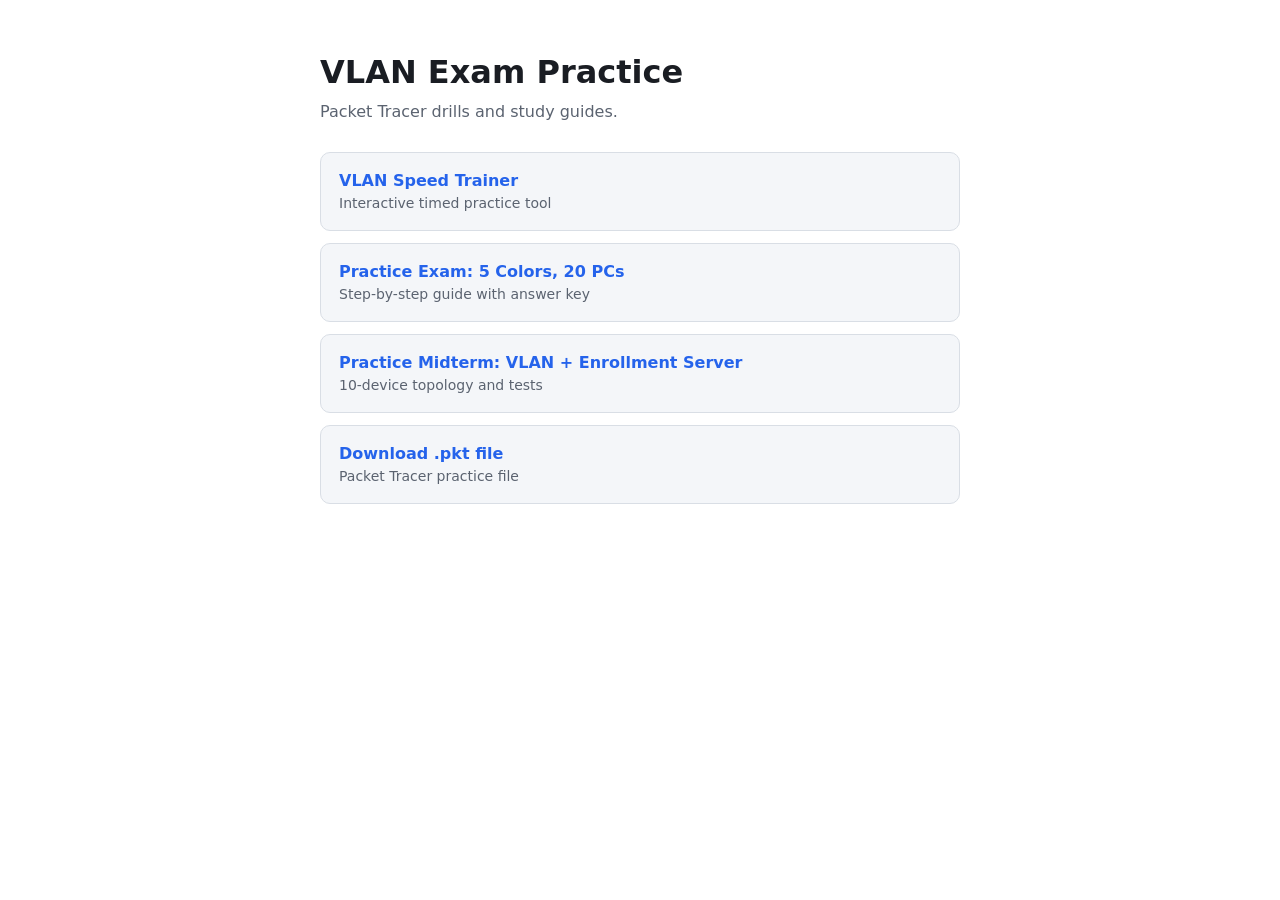
<file: index.html>
<!doctype html>
<html lang="en">
<head>
<meta charset="utf-8">
<meta name="viewport" content="width=device-width, initial-scale=1">
<title>VLAN Exam Practice</title>
<style>
  :root { --bg:#fff; --ink:#1a1d23; --muted:#5b6370; --card:#f4f6f9; --line:#d9dee5; --accent:#2563eb; }
  @media (prefers-color-scheme: dark) { :root { --bg:#14171c; --ink:#e8ebf0; --muted:#9aa3b0; --card:#1d222a; --line:#2f3640; --accent:#6ea0ff; } }
  body { margin:0; background:var(--bg); color:var(--ink); font:16px/1.5 system-ui,sans-serif; }
  main { max-width:640px; margin:0 auto; padding:48px 16px; }
  h1 { margin:0 0 4px; } p.sub { color:var(--muted); margin:0 0 28px; }
  a.card { display:block; padding:16px 18px; margin-bottom:12px; background:var(--card); border:1px solid var(--line); border-radius:10px; color:inherit; text-decoration:none; }
  a.card:hover { border-color:var(--accent); }
  a.card b { color:var(--accent); } a.card span { display:block; color:var(--muted); font-size:14px; }
</style>
</head>
<body>
<main>
  <h1>VLAN Exam Practice</h1>
  <p class="sub">Packet Tracer drills and study guides.</p>
  <a class="card" href="vlan-trainer/"><b>VLAN Speed Trainer</b><span>Interactive timed practice tool</span></a>
  <a class="card" href="guide.html?doc=PRACTICE-EXAM-20PC.md"><b>Practice Exam: 5 Colors, 20 PCs</b><span>Step-by-step guide with answer key</span></a>
  <a class="card" href="guide.html?doc=PRACTICE-MIDTERM-VLAN.md"><b>Practice Midterm: VLAN + Enrollment Server</b><span>10-device topology and tests</span></a>
  <a class="card" href="VLAN-DTP-WITH-SERVER-ASS-2-MIDTERM.pkt"><b>Download .pkt file</b><span>Packet Tracer practice file</span></a>
</main>
</body>
</html>
</file>
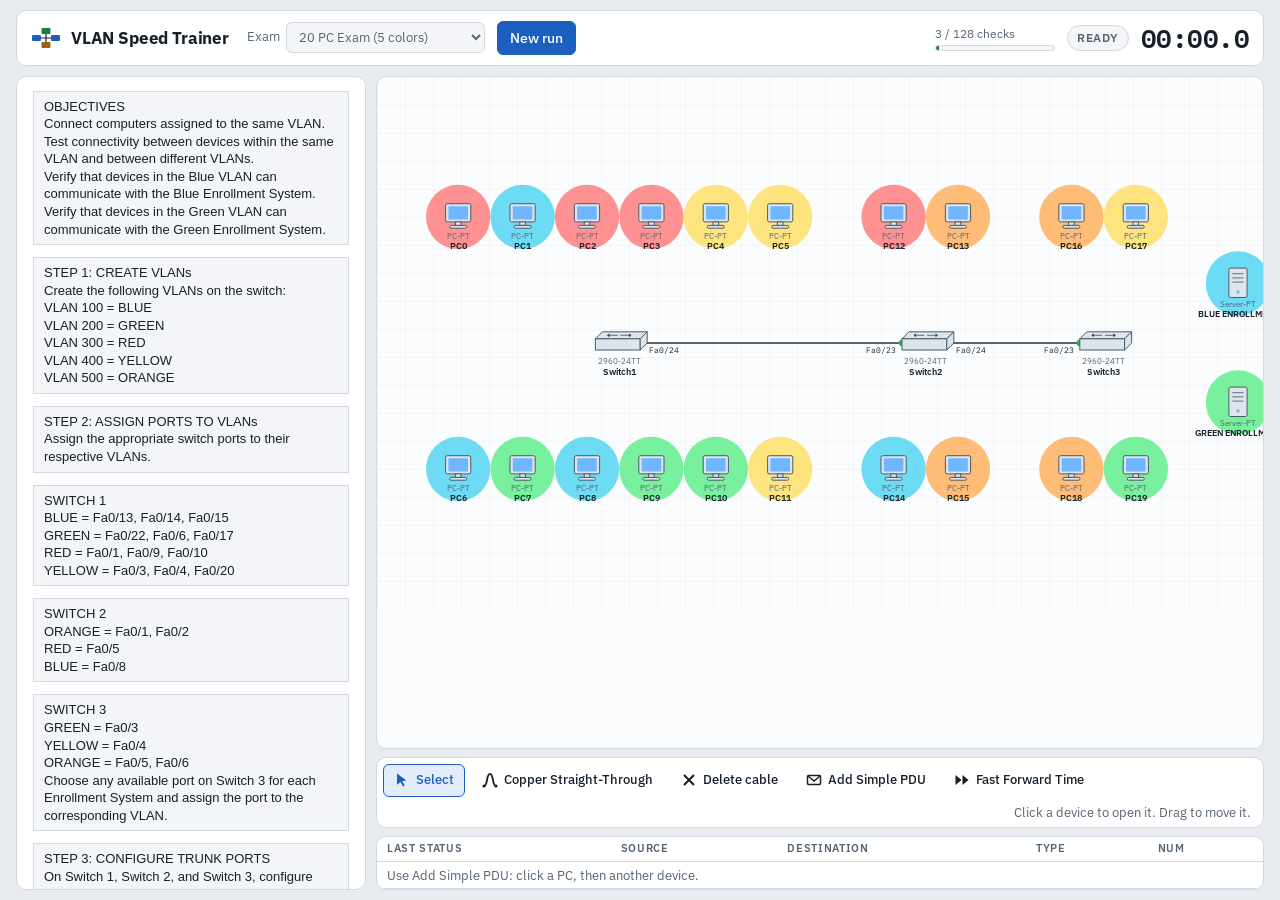
<file: vlan-trainer/index.html>
<!doctype html>
<html lang="en">
<head>
<meta charset="utf-8">
<meta name="viewport" content="width=device-width, initial-scale=1">
<title>VLAN Speed Trainer</title>
<link rel="preconnect" href="https://fonts.googleapis.com">
<link rel="preconnect" href="https://fonts.gstatic.com" crossorigin>
<link rel="stylesheet" href="https://fonts.googleapis.com/css2?family=IBM+Plex+Mono:wght@400;600&family=IBM+Plex+Sans:wght@400;500;600;700&display=swap">
<link rel="stylesheet" href="style.css">
</head>
<body>
<div class="app">
  <header class="top">
    <div class="brand">
      <svg width="30" height="22" viewBox="0 0 30 22" aria-hidden="true"><rect x="1" y="8" width="9" height="6" rx="1" fill="var(--accent)"/><rect x="20" y="8" width="9" height="6" rx="1" fill="var(--accent)"/><rect x="10.5" y="1" width="9" height="6" rx="1" fill="var(--ok)"/><rect x="10.5" y="15" width="9" height="6" rx="1" fill="var(--warn)"/><path d="M10 11h10M15 7v8" stroke="var(--ink)" stroke-width="1.2"/></svg>
      <h1>VLAN Speed Trainer</h1>
    </div>
    <div class="controls">
      <label for="mode">Exam
        <select id="mode">
          <option value="easy">Easy (2 colors, 1 server)</option>
          <option value="normal">Normal (4 colors, 2 servers)</option>
          <option value="hard">Hard (6 colors, 3 servers)</option>
          <option value="exam20">20 PC Exam (5 colors)</option>
          <option value="quiz">Original quiz (6 PCs)</option>
          <option value="random">Random</option>
        </select>
      </label>
      <span id="randOpts" class="controls" hidden>
        <label for="nColors">Colors <select id="nColors"></select></label>
        <label for="perColor">PCs per color <select id="perColor"></select></label>
      </span>
      <button id="newRun" class="btn primary" type="button">New run</button>
    </div>
    <div class="clock">
      <div class="prog"><span id="progTxt">0 / 0 checks</span><div class="bar"><i id="progBar"></i></div></div>
      <span id="status" class="chip">Ready</span>
      <span id="timer">00:00.0</span>
    </div>
  </header>

  <div class="body">
    <aside class="sheet" aria-label="Exam sheet">
      <div id="steps"></div>
      <section class="step">
        <h2>Checklist</h2>
        <ul id="checks" class="checks"></ul>
        <button id="checkNow" class="btn" type="button" hidden>Check my work</button>
      </section>
      <section class="step">
        <h2>Options</h2>
        <div class="opts">
          <label for="optLive"><input type="checkbox" id="optLive"> Live checklist</label>
          <label for="optPaste"><input type="checkbox" id="optPaste"> Allow paste in the CLI</label>
          <label for="optLabels"><input type="checkbox" id="optLabels"> Show port labels</label>
          <label for="optIps"><input type="checkbox" id="optIps"> PCs and servers come with IPs set (applies on New run)</label>
        </div>
      </section>
      <section class="step">
        <h2>Keys</h2>
        <div class="keys">
          <kbd>Tab</kbd><span>Finish a command word</span>
          <kbd>↑ ↓</kbd><span>Previous / next command</span>
          <kbd>?</kbd><span>List what you can type next</span>
          <kbd>Ctrl+Z</kbd><span>Same as <span class="mono">end</span></span>
          <kbd>Ctrl+Shift+6</kbd><span>Break out of the typo freeze</span>
          <kbd>Ctrl+A / Ctrl+E</kbd><span>Jump to start / end of the line</span>
          <kbd>Ctrl+U</kbd><span>Delete from the cursor back to the start</span>
          <kbd>Ctrl+Backspace</kbd><span>Delete the last word (Ctrl+W in real PT)</span>
          <kbd>Ctrl+F6</kbd><span>Leave the CLI box</span>
          <kbd>Ctrl+click</kbd><span>On the cable tool: keep it selected</span>
          <kbd>Esc</kbd><span>Cancel and go back to Select</span>
          <kbd>Hover</kbd><span>A device shows its IP and cable port</span>
          <kbd>Orange light</kbd><span>New cable still waiting (30 s). Press Fast Forward Time.</span>
        </div>
      </section>
      <section class="step">
        <details class="key" id="keyBox">
          <summary>Answer key (open after your run)</summary>
          <div id="keyBody"></div>
        </details>
      </section>
    </aside>

    <section class="stage" aria-label="Workspace">
      <div class="ws-wrap"><svg id="ws" xmlns="http://www.w3.org/2000/svg" role="application" aria-label="Logical workspace"></svg></div>
      <div class="toolbar" role="toolbar" aria-label="Tools">
        <button class="tool" type="button" data-tool="select" aria-pressed="true">
          <svg width="16" height="16" viewBox="0 0 16 16" aria-hidden="true"><path d="M3 1.5l9.5 7-4.2.6 2.4 4.6-1.8.9-2.4-4.6L3 12.8z" fill="currentColor"/></svg>Select
        </button>
        <button class="tool" type="button" data-tool="cable" aria-pressed="false" title="Ctrl+click to keep it selected">
          <svg width="16" height="16" viewBox="0 0 16 16" aria-hidden="true"><path d="M2 14C6 14 4 2 8 2s2 12 6 12" fill="none" stroke="currentColor" stroke-width="1.8"/><circle cx="2" cy="14" r="1.6" fill="currentColor"/><circle cx="14" cy="14" r="1.6" fill="currentColor"/></svg>Copper Straight-Through <span class="stk" id="stk" hidden>sticky</span>
        </button>
        <button class="tool" type="button" data-tool="delete" aria-pressed="false">
          <svg width="16" height="16" viewBox="0 0 16 16" aria-hidden="true"><path d="M3 3l10 10M13 3L3 13" stroke="currentColor" stroke-width="2"/></svg>Delete cable
        </button>
        <button class="tool" type="button" data-tool="pdu" aria-pressed="false">
          <svg width="16" height="16" viewBox="0 0 16 16" aria-hidden="true"><rect x="1.5" y="3.5" width="13" height="9" rx="1" fill="none" stroke="currentColor" stroke-width="1.5"/><path d="M2 4l6 5 6-5" fill="none" stroke="currentColor" stroke-width="1.5"/></svg>Add Simple PDU
        </button>
        <button class="tool" type="button" id="ffwd" title="Skip the orange STP wait">
          <svg width="16" height="16" viewBox="0 0 16 16" aria-hidden="true"><path d="M1.5 3v10l6-5zM8.5 3v10l6-5z" fill="currentColor"/></svg>Fast Forward Time
        </button>
        <span class="hint" id="hint">Click a device to open it.</span>
      </div>
      <div class="events">
        <table>
          <thead><tr><th>Last status</th><th>Source</th><th>Destination</th><th>Type</th><th>Num</th></tr></thead>
          <tbody id="evBody"></tbody>
        </table>
      </div>
      <div class="done" id="done" hidden>
        <div class="done-card">
          <p>All checks passed</p>
          <div class="big" id="doneTime">00:00.0</div>
          <p id="doneBest"></p>
          <div class="row"><button class="btn primary" type="button" id="doneNew">New run</button><button class="btn" type="button" id="doneClose">Look around</button></div>
        </div>
      </div>
    </section>
  </div>
</div>
<div id="layer"></div>
<div id="picker" class="picker" hidden role="menu"></div>
<div id="toast" class="toast" role="status" aria-live="polite" hidden></div>
<script src="app.js"></script>
</body>
</html>
</file>
<file: vlan-trainer/style.css>
/* Layout: Packet Tracer-style drill — exam sheet on the left, logical workspace on the right, floating device windows on top */
:root{
  --bg:#e8ecf0; --panel:#ffffff; --panel-2:#f3f5f8; --ink:#16202a; --muted:#566473; --line:#d2d9e1;
  --accent:#1d5fbf; --accent-ink:#ffffff; --accent-soft:#e2ecfa;
  --ws:#fbfcfd; --grid:#e5e9ee;
  --cli-bg:#ffffff; --cli-ink:#0f1317; --cli-line:#9aa5b1;
  --ok:#17803f; --bad:#c2352a; --warn:#9a6210;
  --led-ok:#1fb14d; --led-wait:#ef9c1a; --led-down:#e0382c;
  --cable:#26313c; --dev:#dde4ec; --dev-edge:#4a5866; --screen:#6fb6ff; --zone-op:.85;
  --shadow:0 12px 32px rgba(20,32,48,.2), 0 2px 6px rgba(20,32,48,.12);
  --f-ui:"IBM Plex Sans", system-ui, -apple-system, "Segoe UI", Roboto, sans-serif;
  --f-mono:"IBM Plex Mono", ui-monospace, "Cascadia Mono", Consolas, "Courier New", monospace;
}
@media (prefers-color-scheme: dark){
  :root:not([data-theme="light"]){
    --bg:#0f1419; --panel:#171e25; --panel-2:#1d252e; --ink:#e3e9ef; --muted:#93a2b0; --line:#2b3641;
    --accent:#5b9cf0; --accent-ink:#081324; --accent-soft:#1b2a3f;
    --ws:#131a20; --grid:#1c242c;
    --cli-bg:#0b0f13; --cli-ink:#e6ebf0; --cli-line:#3a4652;
    --ok:#46c27a; --bad:#ff6a5c; --warn:#e3a443;
    --led-ok:#33cc66; --led-wait:#f3b13a; --led-down:#ff5a4a;
    --cable:#c4cfd9; --dev:#2a3540; --dev-edge:#a3b3c2; --screen:#4b9ff5; --zone-op:.42;
    --shadow:0 14px 36px rgba(0,0,0,.55), 0 2px 6px rgba(0,0,0,.4);
    color-scheme:dark;
  }
}
:root[data-theme="dark"]{
  --bg:#0f1419; --panel:#171e25; --panel-2:#1d252e; --ink:#e3e9ef; --muted:#93a2b0; --line:#2b3641;
  --accent:#5b9cf0; --accent-ink:#081324; --accent-soft:#1b2a3f;
  --ws:#131a20; --grid:#1c242c;
  --cli-bg:#0b0f13; --cli-ink:#e6ebf0; --cli-line:#3a4652;
  --ok:#46c27a; --bad:#ff6a5c; --warn:#e3a443;
  --led-ok:#33cc66; --led-wait:#f3b13a; --led-down:#ff5a4a;
  --cable:#c4cfd9; --dev:#2a3540; --dev-edge:#a3b3c2; --screen:#4b9ff5; --zone-op:.42;
  --shadow:0 14px 36px rgba(0,0,0,.55), 0 2px 6px rgba(0,0,0,.4);
  color-scheme:dark;
}
[hidden]{display:none !important}
html,body{height:100%}
body{margin:0;background:var(--bg);color:var(--ink);font-family:var(--f-ui);font-size:14px;line-height:1.45}
*{box-sizing:border-box}
button,select,input{font:inherit;color:inherit}
:focus-visible{outline:2px solid var(--accent);outline-offset:2px}

.app{height:100%;display:grid;grid-template-rows:auto minmax(0,1fr);gap:10px;padding-block:10px;padding-left:max(16px,env(safe-area-inset-left,0px));padding-right:max(16px,env(safe-area-inset-right,0px))}

/* header */
.top{display:flex;flex-wrap:wrap;align-items:center;gap:10px 18px;background:var(--panel);border:1px solid var(--line);border-radius:10px;padding:8px 14px}
.brand{display:flex;align-items:center;gap:10px}
.brand h1{margin:0;font-size:17px;font-weight:700;letter-spacing:-.01em;text-wrap:balance}
.brand svg{flex:none}
.controls{display:flex;flex-wrap:wrap;align-items:center;gap:8px 12px}
.controls label{display:flex;align-items:center;gap:6px;font-size:13px;color:var(--muted)}
select{background:var(--panel-2);border:1px solid var(--line);border-radius:6px;padding:5px 8px}
.btn{border:1px solid var(--line);background:var(--panel-2);border-radius:6px;padding:6px 12px;cursor:pointer;font-weight:500}
.btn:hover{border-color:var(--accent)}
.btn.primary{background:var(--accent);border-color:var(--accent);color:var(--accent-ink)}
.clock{margin-left:auto;display:flex;align-items:center;gap:12px}
#timer{font-family:var(--f-mono);font-size:26px;font-weight:600;font-variant-numeric:tabular-nums;letter-spacing:-.02em}
.chip{font-size:12px;font-weight:600;letter-spacing:.04em;text-transform:uppercase;padding:3px 9px;border-radius:999px;background:var(--panel-2);border:1px solid var(--line);color:var(--muted)}
.chip.is-run{color:var(--accent);border-color:var(--accent);background:var(--accent-soft)}
.chip.is-done{color:var(--ok);border-color:var(--ok)}
.prog{display:flex;flex-direction:column;gap:3px;min-width:120px}
.prog span{font-size:12px;color:var(--muted);font-variant-numeric:tabular-nums}
.bar{height:6px;background:var(--panel-2);border:1px solid var(--line);border-radius:99px;overflow:hidden}
.bar i{display:block;height:100%;width:0;background:var(--ok);transition:width .25s}

/* body */
.body{display:grid;grid-template-columns:minmax(280px,350px) minmax(0,1fr);gap:10px;min-height:0}
.sheet{overflow:auto;background:var(--panel);border:1px solid var(--line);border-radius:10px;padding:14px 16px;display:flex;flex-direction:column;gap:16px;min-height:0;min-width:0}
.sheet h2{margin:0;font-size:12px;letter-spacing:.08em;text-transform:uppercase;color:var(--muted)}
#steps{display:flex;flex-direction:column;gap:12px}
.ex{background:var(--panel-2);border:1px solid var(--line);padding:6px 10px;font-family:Tahoma, Verdana, "Segoe UI", sans-serif;font-size:13px;line-height:1.35}
.step{display:flex;flex-direction:column;gap:6px}
.step h3{margin:0;font-size:14px;display:flex;gap:8px;align-items:baseline}
.step h3 small{font-size:11px;font-weight:700;letter-spacing:.08em;color:var(--accent)}
.step p{margin:0;color:var(--muted);font-size:13px}
.step ul{margin:0;padding:0;list-style:none;display:flex;flex-direction:column;gap:3px;font-size:13px}
.step h4{margin:4px 0 0;font-size:12px;letter-spacing:.06em;text-transform:uppercase;color:var(--muted)}
.mono{font-family:var(--f-mono);font-size:12.5px}
.cdot{display:inline-block;width:10px;height:10px;border-radius:50%;margin-right:6px;vertical-align:-1px;border:1px solid rgba(0,0,0,.25)}
table.vl{border-collapse:collapse;font-size:13px;width:100%}
table.vl td,table.vl th{border-bottom:1px solid var(--line);padding:3px 6px;text-align:left}
table.vl th{font-size:11px;letter-spacing:.06em;text-transform:uppercase;color:var(--muted);font-weight:600}
.checks{list-style:none;margin:0;padding:0;display:flex;flex-direction:column;gap:8px}
.checks li{display:flex;flex-direction:column;gap:3px}
.ck-head{display:flex;align-items:center;gap:8px;font-weight:600;font-size:13px}
.ck-head .n{margin-left:auto;font-weight:500;color:var(--muted);font-variant-numeric:tabular-nums;font-size:12px}
.ck-dot{width:10px;height:10px;border-radius:50%;background:var(--line);flex:none}
li.pass .ck-dot{background:var(--ok)}
li.part .ck-dot{background:var(--warn)}
li.fail .ck-dot{background:var(--bad)}
.ck-msg{font-size:12.5px;color:var(--muted);padding-left:18px}
.ck-msg.bad{color:var(--bad)}
.opts{display:flex;flex-direction:column;gap:6px;font-size:13px}
.opts label{display:flex;gap:8px;align-items:center}
.keys{display:grid;grid-template-columns:auto 1fr;gap:3px 10px;font-size:12.5px;color:var(--muted)}
.keys kbd{font-family:var(--f-mono);font-size:11.5px;background:var(--panel-2);border:1px solid var(--line);border-radius:4px;padding:0 5px;color:var(--ink);white-space:nowrap}
details.key summary{cursor:pointer;font-weight:600}
details.key pre{margin:6px 0 0;background:var(--panel-2);border:1px solid var(--line);border-radius:6px;padding:8px 10px;font-family:var(--f-mono);font-size:12px;overflow-x:auto}
details.key h4{margin:10px 0 0;font-size:12px}

.stage{display:grid;grid-template-rows:minmax(0,1fr) auto auto;gap:8px;min-height:0;min-width:0;position:relative}
.ws-wrap{overflow:auto;background:var(--ws);border:1px solid var(--line);border-radius:10px;min-height:0}
#ws{display:block;width:100%;height:auto;-webkit-user-select:none;user-select:none;touch-action:none}
#ws.t-cable,#ws.t-pdu{cursor:crosshair}
#ws.t-delete{cursor:not-allowed}
.grid-l{stroke:var(--grid);stroke-width:1}
.ws-bg{fill:var(--ws)}
.zone{fill-opacity:var(--zone-op)}
.cable{stroke:var(--cable);stroke-width:2}
.cable-hit{stroke:transparent;stroke-width:16;cursor:pointer}
#ws.t-delete .link:hover .cable{stroke:var(--bad);stroke-width:3}
.rubber{stroke:var(--accent);stroke-width:2;stroke-dasharray:6 5}
.plabel{font-family:var(--f-mono);font-size:12px;fill:var(--ink);paint-order:stroke;stroke:var(--ws);stroke-width:4px;stroke-linejoin:round;text-anchor:middle;dominant-baseline:middle;pointer-events:none}
.dev{cursor:pointer}
.dev text{text-anchor:middle;fill:var(--ink);pointer-events:none}
.dev .dtype{font-size:11px;fill:var(--muted)}
.dev .dname{font-size:13px;font-weight:600}
.dev .body{fill:var(--dev);stroke:var(--dev-edge);stroke-width:1.4}
.dev .scr{fill:var(--screen)}
.dev .ln{stroke:var(--dev-edge);stroke-width:1.2}
.dev .sel-ring{fill:none;stroke:var(--accent);stroke-width:3;stroke-dasharray:5 4;opacity:0}
.dev.sel .sel-ring{opacity:1}
.dev:hover .body{stroke:var(--accent)}
.dev:focus{outline:none}
.dev:focus-visible .sel-ring{opacity:1}

.toolbar{display:flex;flex-wrap:wrap;align-items:center;gap:6px;background:var(--panel);border:1px solid var(--line);border-radius:10px;padding:6px}
.tool{display:flex;align-items:center;gap:6px;border:1px solid transparent;background:transparent;border-radius:6px;padding:6px 10px;cursor:pointer;font-size:13px;font-weight:500}
.tool:hover{background:var(--panel-2)}
.tool[aria-pressed="true"]{background:var(--accent-soft);border-color:var(--accent);color:var(--accent)}
.tool svg{flex:none}
.tool .stk{font-size:10.5px;font-weight:700;letter-spacing:.06em;text-transform:uppercase}
.hint{margin-left:auto;font-size:12.5px;color:var(--muted);padding-right:6px}
.events{background:var(--panel);border:1px solid var(--line);border-radius:10px;max-height:132px;overflow:auto}
.events table{width:100%;border-collapse:collapse;font-size:12.5px}
.events th,.events td{padding:4px 10px;text-align:left;border-bottom:1px solid var(--line);white-space:nowrap}
.events th{position:sticky;top:0;background:var(--panel);font-size:11px;letter-spacing:.06em;text-transform:uppercase;color:var(--muted);font-weight:600}
.events .ok{color:var(--ok);font-weight:600}
.events .bad{color:var(--bad);font-weight:600}
.events .empty td{color:var(--muted)}

.done{position:absolute;inset:0;display:grid;place-items:center;background:color-mix(in srgb, var(--bg) 55%, transparent);z-index:5;border-radius:10px}
.done-card{background:var(--panel);border:1px solid var(--line);border-radius:12px;box-shadow:var(--shadow);padding:22px 26px;display:flex;flex-direction:column;gap:10px;align-items:center;text-align:center;max-width:min(380px,90%)}
.done-card .big{font-family:var(--f-mono);font-size:40px;font-weight:600;font-variant-numeric:tabular-nums;color:var(--ok)}
.done-card p{margin:0;color:var(--muted)}
.done-card .row{display:flex;gap:8px}

/* windows */
.win{position:fixed;width:min(720px,calc(100vw - 24px));background:var(--panel);border:1px solid var(--line);border-radius:8px;box-shadow:var(--shadow);display:flex;flex-direction:column}
.win.pcw{width:min(560px,calc(100vw - 24px))}
.win-bar{display:flex;align-items:center;gap:8px;padding:5px 6px 5px 12px;background:var(--panel-2);border-bottom:1px solid var(--line);border-radius:8px 8px 0 0;cursor:move;-webkit-user-select:none;user-select:none;touch-action:none}
.win-title{font-weight:600;font-size:13px}
.win-x{margin-left:auto;width:28px;height:26px;border:0;background:transparent;border-radius:5px;cursor:pointer;font-size:18px;line-height:1}
.win-x:hover{background:var(--bad);color:#fff}
.win-tabs{display:flex;gap:2px;padding:8px 12px 0}
.wtab{font-size:12.5px;padding:4px 12px;border:1px solid var(--line);border-bottom:0;border-radius:6px 6px 0 0;color:var(--muted);background:transparent;cursor:pointer}
.wtab:hover{color:var(--ink)}
.wtab.on{color:var(--ink);background:var(--panel-2);font-weight:600}
.pane{padding:12px;min-height:260px;border-top:1px solid var(--line);display:flex;flex-direction:column;gap:10px}
.pane-note{margin:0;color:var(--muted);font-size:13px}
.chassis{display:flex;align-items:center;gap:14px;flex-wrap:wrap;background:var(--panel-2);border:1px solid var(--line);border-radius:6px;padding:12px}
.pgrid{display:grid;grid-template-columns:repeat(12,26px);grid-auto-rows:22px;gap:4px}
.pgig{display:grid;grid-template-columns:repeat(2,26px);gap:4px}
.pport{display:grid;place-items:center;font-family:var(--f-mono);font-size:10.5px;border:1px solid var(--dev-edge);border-radius:3px;background:var(--dev);height:22px;min-width:26px;padding:0 3px}
.pport.up{background:var(--led-ok);color:#08210f;border-color:var(--led-ok)}
.win-sub{text-align:center;font-size:13px;padding:6px 0 4px;border-top:1px solid var(--line)}
.term{background:var(--cli-bg);color:var(--cli-ink);font-family:var(--f-mono);font-size:13px;line-height:1.35;height:min(400px,55vh);overflow:auto;padding:8px 10px;border:1px solid var(--cli-line);margin:0 12px 12px;cursor:text}
.term:focus-within{border-color:var(--accent)}
.term-out{margin:0;white-space:pre-wrap;word-break:break-all;font:inherit}
.term-row{display:flex;white-space:pre}
.term-prompt{white-space:pre}
.term-in{flex:1;min-width:0;border:0;outline:0;background:transparent;color:inherit;font:inherit;padding:0;margin:0}
.term-in:focus-visible{outline:0}
.desk{padding:12px;min-height:260px;display:flex;flex-direction:column;gap:10px}
.tiles{display:grid;grid-template-columns:repeat(3,minmax(0,1fr));gap:10px}
.tile{display:flex;flex-direction:column;align-items:center;gap:8px;padding:16px 8px;border:1px solid var(--line);border-radius:8px;background:var(--panel-2);cursor:pointer;font-size:13px;font-weight:500;text-align:center}
.tile:hover{border-color:var(--accent)}
.app-bar{display:flex;align-items:center;gap:8px;font-weight:600;font-size:13px;border-bottom:1px solid var(--line);padding-bottom:6px}
.app-x{margin-left:auto;border:1px solid var(--line);background:var(--panel-2);border-radius:5px;cursor:pointer;width:26px;height:24px}
.ipform{display:flex;flex-direction:column;gap:8px;font-size:13px}
.ipform .r{display:grid;grid-template-columns:140px minmax(0,1fr);align-items:center;gap:10px}
.ipform input{background:var(--panel-2);border:1px solid var(--line);border-radius:5px;padding:5px 8px;font-family:var(--f-mono);font-size:13px;min-width:0}
.ipform input[aria-invalid="true"]{border-color:var(--bad)}
.ipform .muted{color:var(--muted)}
.desk .term{margin:0;height:min(300px,48vh)}
.web-bar{display:flex;gap:6px}
.web-bar input{flex:1;min-width:0;background:var(--panel-2);border:1px solid var(--line);border-radius:5px;padding:5px 8px;font-family:var(--f-mono);font-size:13px}
.web-page{border:1px solid var(--line);border-radius:6px;min-height:200px;padding:16px;background:var(--panel-2)}
.web-page h2{margin:0 0 6px;font-size:20px}
.web-page p{margin:0 0 6px}
.web-page .err{color:var(--muted);font-size:15px}

.picker{position:fixed;z-index:9000;background:var(--panel);border:1px solid var(--line);border-radius:6px;box-shadow:var(--shadow);padding:4px;max-height:84vh;overflow:auto;min-width:180px;display:flex;flex-direction:column}
.picker button{border:0;background:transparent;text-align:left;padding:2px 12px;font-size:13px;cursor:pointer;border-radius:4px;font-family:var(--f-ui)}
.picker button:hover:not(:disabled){background:var(--accent);color:var(--accent-ink)}
.picker button:disabled{color:var(--muted);opacity:.55;cursor:default}
.toast{position:fixed;left:50%;bottom:calc(18px + env(safe-area-inset-bottom,0px));transform:translateX(-50%);background:var(--ink);color:var(--bg);padding:8px 14px;border-radius:8px;font-size:13px;z-index:9999;max-width:calc(100vw - 32px);box-shadow:var(--shadow)}

@media (max-width: 900px){
  .app{height:auto}
  .body{grid-template-columns:minmax(0,1fr)}
  .ws-wrap{height:62vh}
  .clock{margin-left:0}
  .hint{display:none}
  .win{left:8px !important;right:8px;width:auto !important}
}
@media (prefers-reduced-motion: reduce){ .bar i{transition:none} }
</file>
